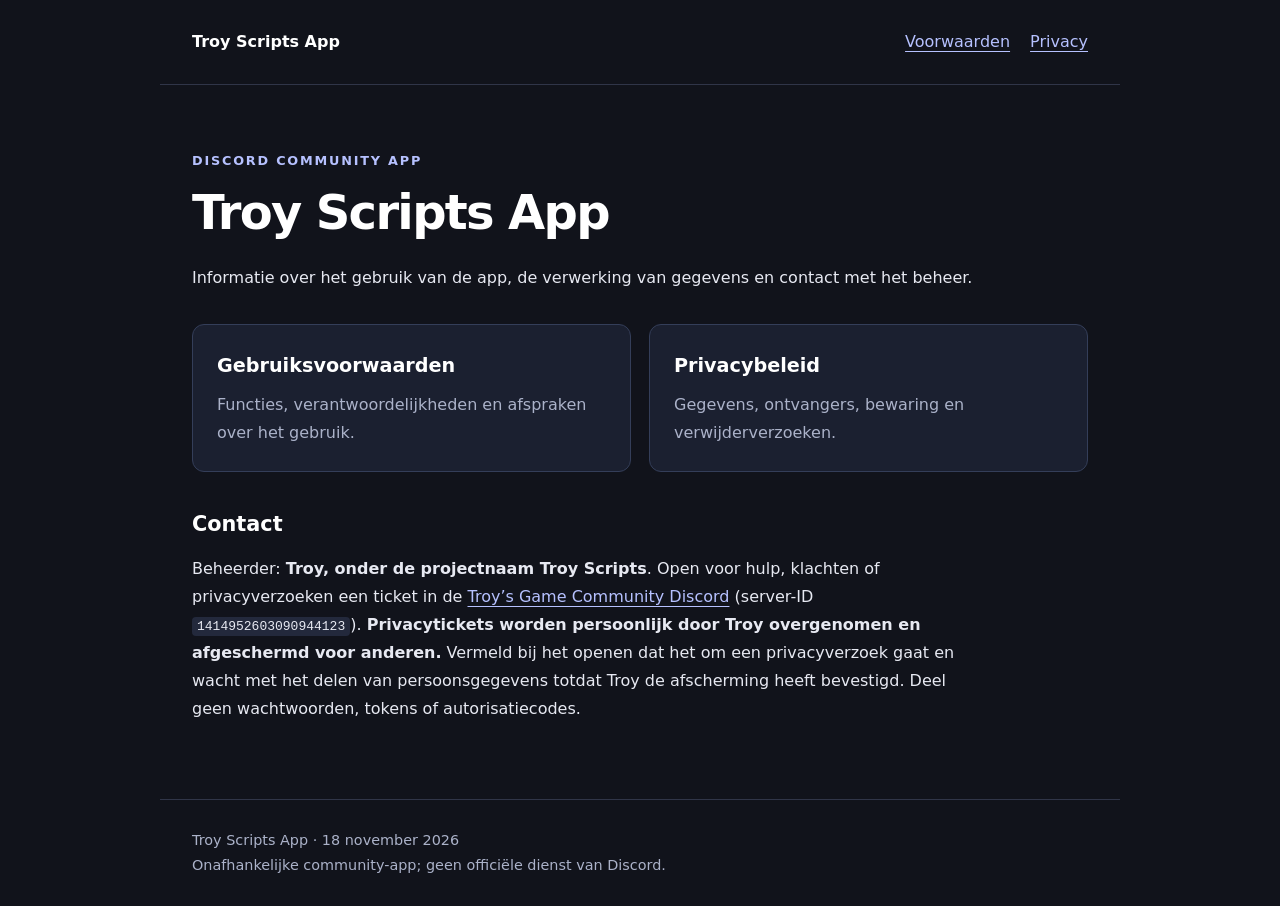
<file: troy-scripts-app/index.html>
<!doctype html>
<html lang="nl"><head><meta charset="utf-8"><meta name="viewport" content="width=device-width,initial-scale=1"><meta name="referrer" content="no-referrer"><meta http-equiv="Content-Security-Policy" content="default-src 'none'; style-src 'self'; base-uri 'none'; form-action 'none'"><title>Gebruikersinformatie | Troy Scripts App</title><meta name="description" content="Gebruikersinformatie van Troy Scripts App: informatie over de Discord-app en contact met het beheer."><link rel="stylesheet" href="style.css"></head><body><header><a href="./">Troy Scripts App</a><nav aria-label="Hoofdnavigatie"><a href="terms.html">Voorwaarden</a><a href="privacy.html">Privacy</a></nav></header><main><p class="eyebrow">Discord community app</p><h1>Troy Scripts App</h1><p>Informatie over het gebruik van de app, de verwerking van gegevens en contact met het beheer.</p><div class="cards"><a class="card" href="terms.html"><strong>Gebruiksvoorwaarden</strong><span>Functies, verantwoordelijkheden en afspraken over het gebruik.</span></a><a class="card" href="privacy.html"><strong>Privacybeleid</strong><span>Gegevens, ontvangers, bewaring en verwijderverzoeken.</span></a></div><h2>Contact</h2><p>Beheerder: <strong>Troy, onder de projectnaam Troy Scripts</strong>. Open voor hulp, klachten of privacyverzoeken een ticket in de <a href="https://discord.gg/nTzVy5uMWX">Troy’s Game Community Discord</a> (server-ID <code>1414952603090944123</code>). <strong>Privacytickets worden persoonlijk door Troy overgenomen en afgeschermd voor anderen.</strong> Vermeld bij het openen dat het om een privacyverzoek gaat en wacht met het delen van persoonsgegevens totdat Troy de afscherming heeft bevestigd. Deel geen wachtwoorden, tokens of autorisatiecodes.</p></main><footer>Troy Scripts App · 18 november 2026<br>Onafhankelijke community-app; geen officiële dienst van Discord.</footer></body></html>
</file>
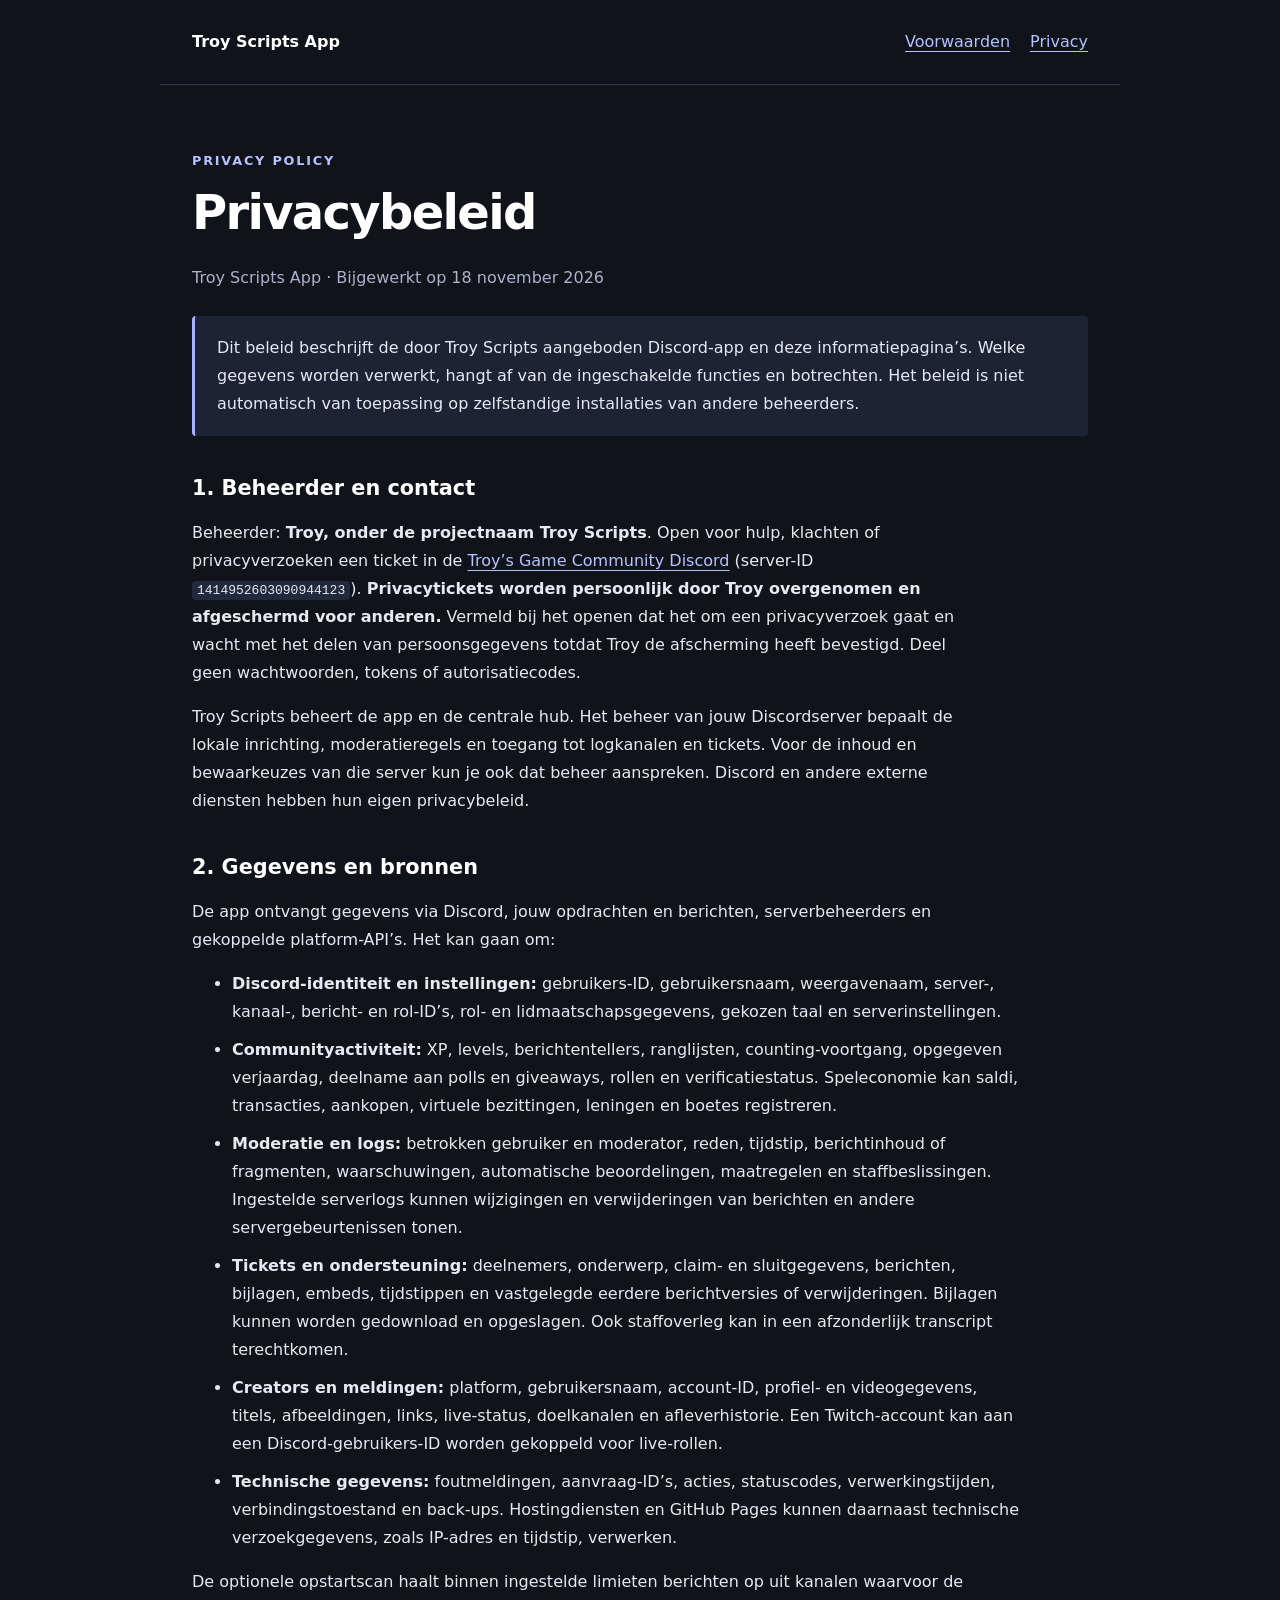
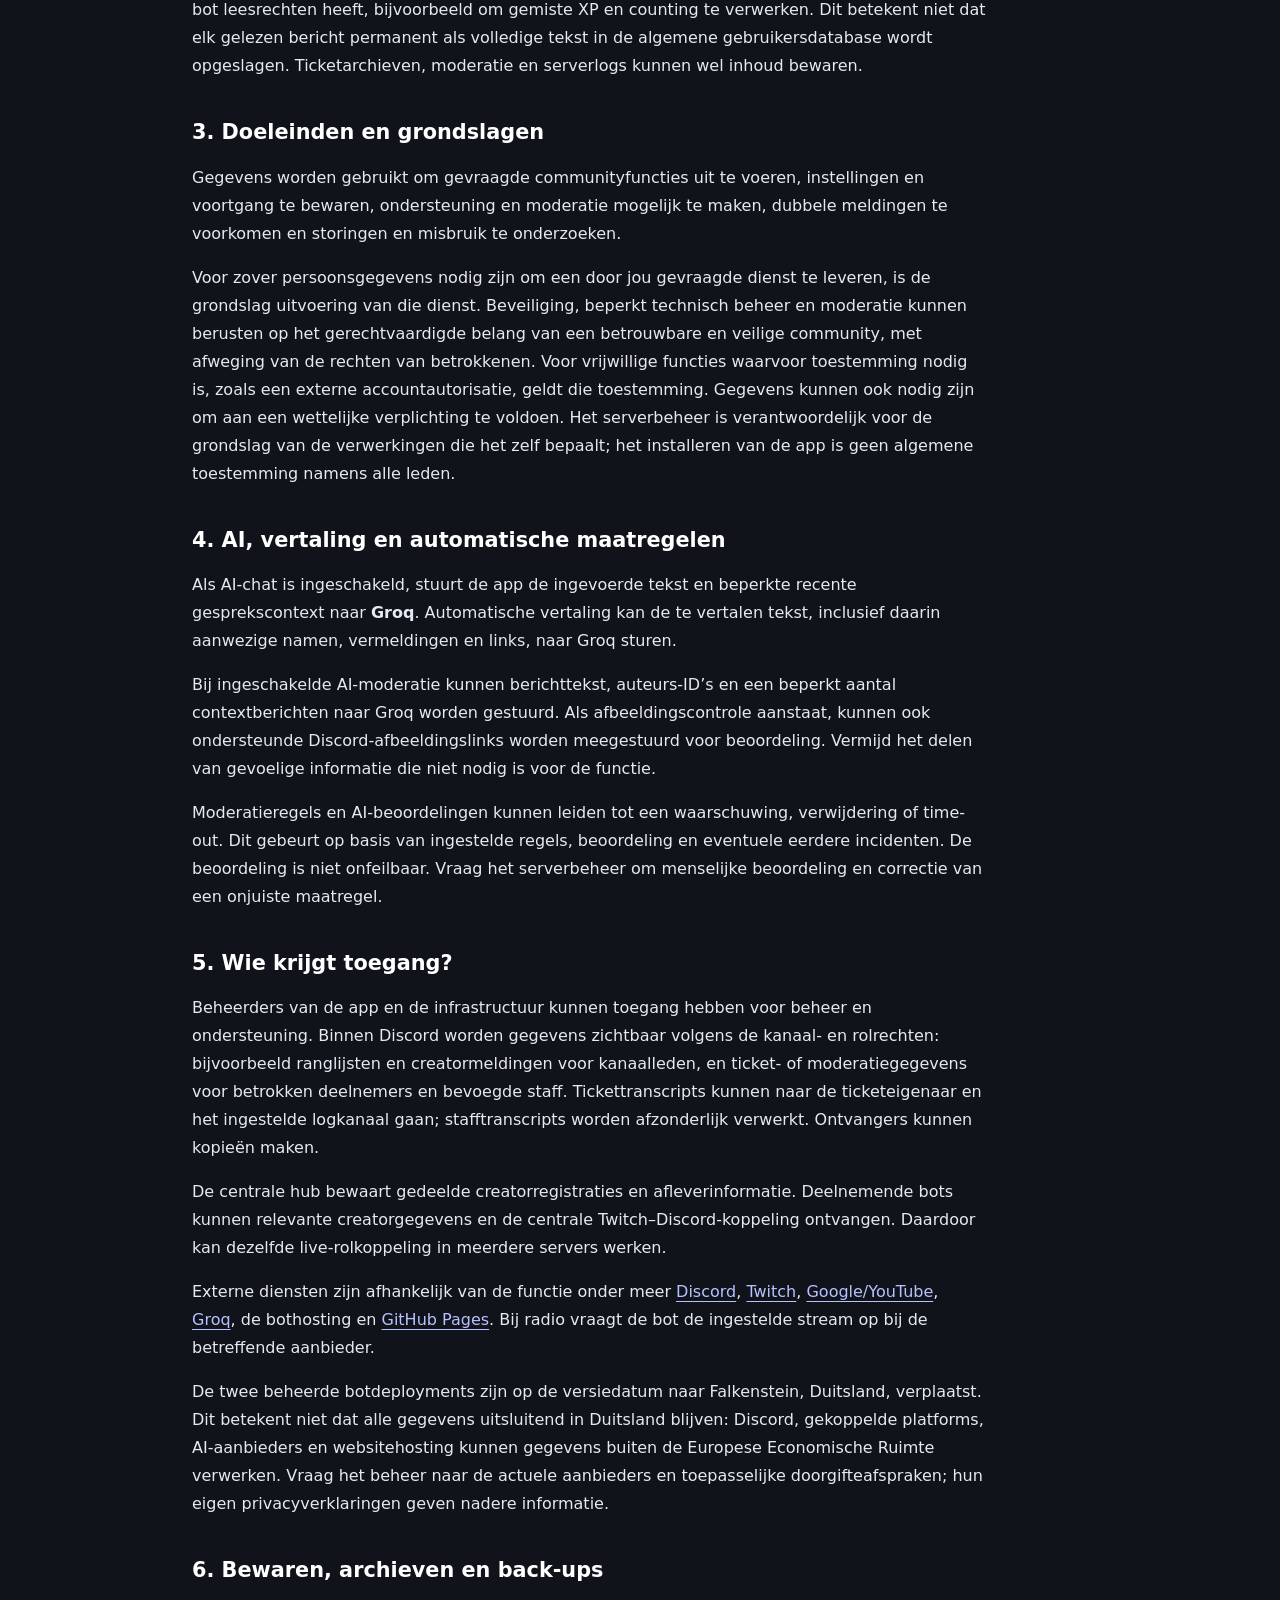
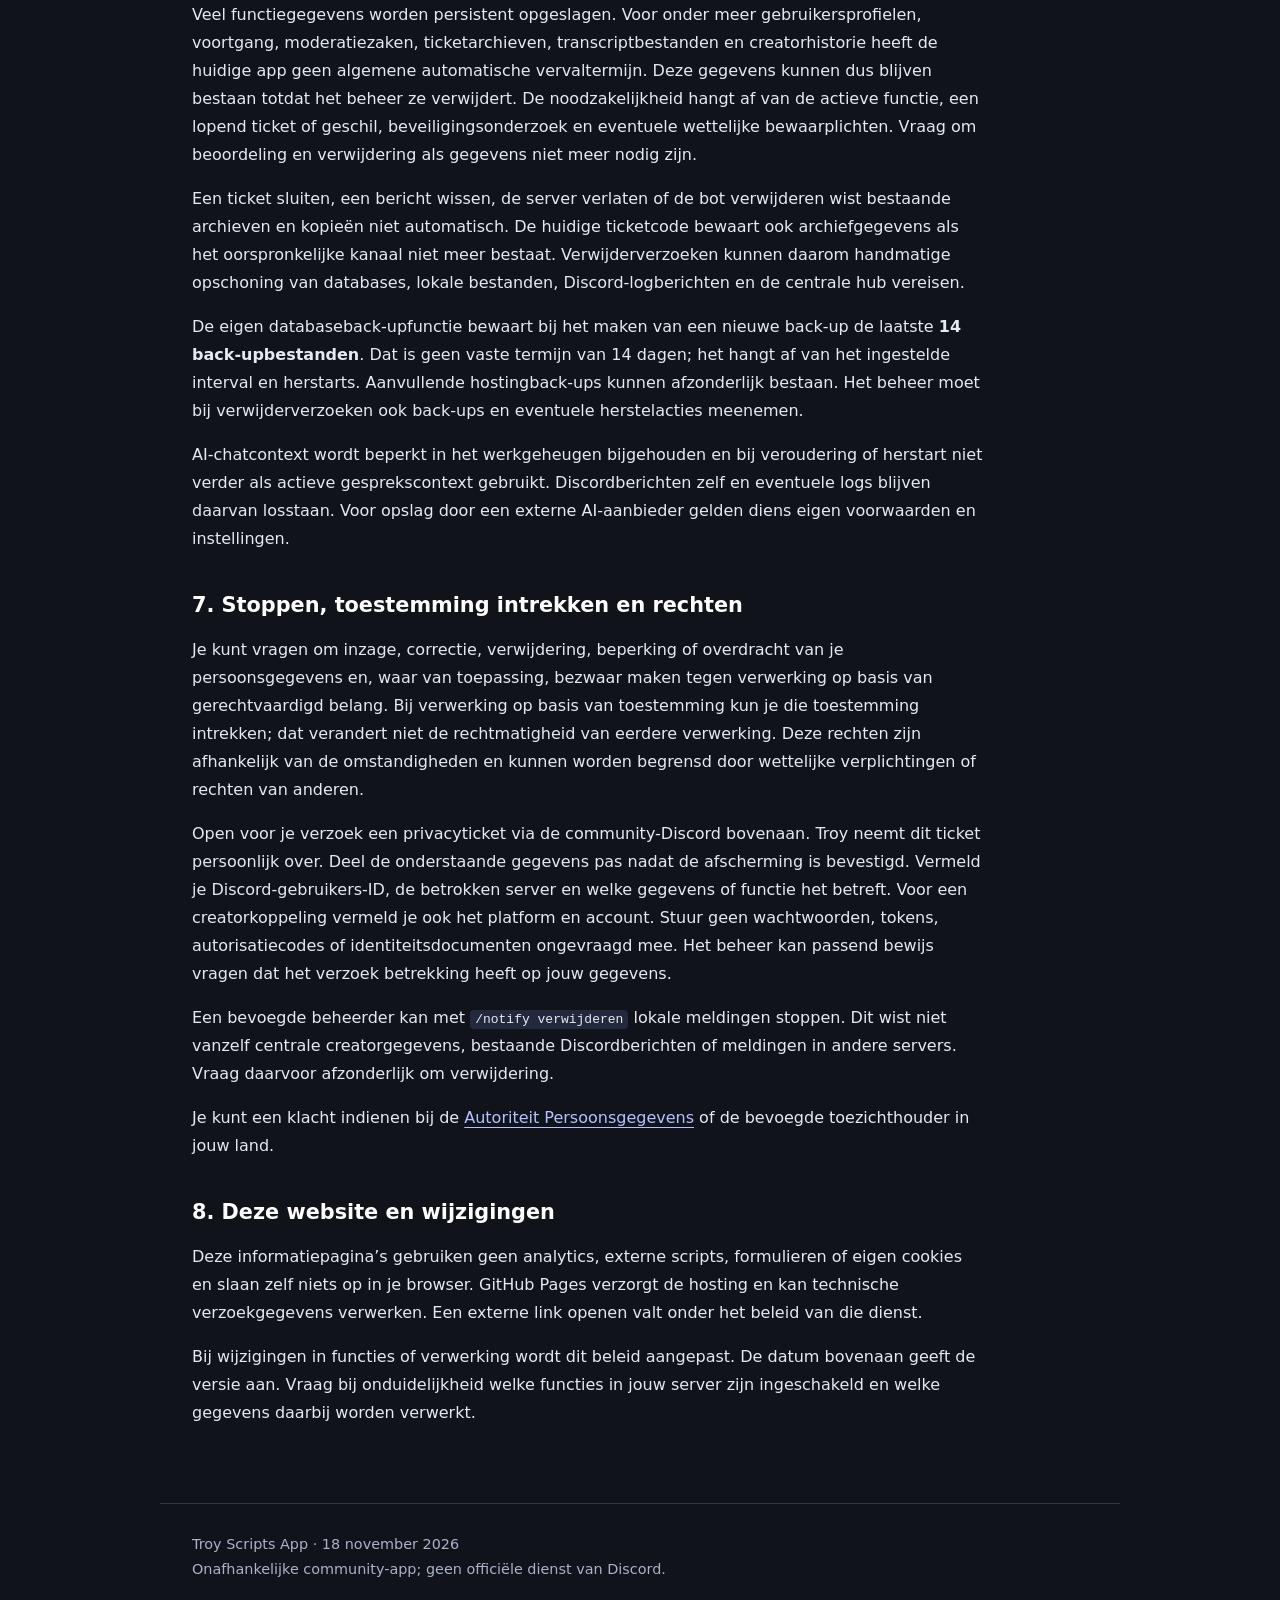
<file: troy-scripts-app/privacy.html>
<!doctype html>
<html lang="nl"><head><meta charset="utf-8"><meta name="viewport" content="width=device-width,initial-scale=1"><meta name="referrer" content="no-referrer"><meta http-equiv="Content-Security-Policy" content="default-src 'none'; style-src 'self'; base-uri 'none'; form-action 'none'"><title>Privacybeleid | Troy Scripts App</title><meta name="description" content="Privacybeleid van Troy Scripts App: informatie over de Discord-app en contact met het beheer."><link rel="stylesheet" href="style.css"></head><body><header><a href="./">Troy Scripts App</a><nav aria-label="Hoofdnavigatie"><a href="terms.html">Voorwaarden</a><a href="privacy.html">Privacy</a></nav></header><main><p class="eyebrow">Privacy Policy</p><h1>Privacybeleid</h1><p class="muted">Troy Scripts App · Bijgewerkt op 18 november 2026</p>
<div class="notice">Dit beleid beschrijft de door Troy Scripts aangeboden Discord-app en deze informatiepagina’s. Welke gegevens worden verwerkt, hangt af van de ingeschakelde functies en botrechten. Het beleid is niet automatisch van toepassing op zelfstandige installaties van andere beheerders.</div>
<h2>1. Beheerder en contact</h2><p>Beheerder: <strong>Troy, onder de projectnaam Troy Scripts</strong>. Open voor hulp, klachten of privacyverzoeken een ticket in de <a href="https://discord.gg/nTzVy5uMWX">Troy’s Game Community Discord</a> (server-ID <code>1414952603090944123</code>). <strong>Privacytickets worden persoonlijk door Troy overgenomen en afgeschermd voor anderen.</strong> Vermeld bij het openen dat het om een privacyverzoek gaat en wacht met het delen van persoonsgegevens totdat Troy de afscherming heeft bevestigd. Deel geen wachtwoorden, tokens of autorisatiecodes.</p>
<p>Troy Scripts beheert de app en de centrale hub. Het beheer van jouw Discordserver bepaalt de lokale inrichting, moderatieregels en toegang tot logkanalen en tickets. Voor de inhoud en bewaarkeuzes van die server kun je ook dat beheer aanspreken. Discord en andere externe diensten hebben hun eigen privacybeleid.</p>
<h2>2. Gegevens en bronnen</h2>
<p>De app ontvangt gegevens via Discord, jouw opdrachten en berichten, serverbeheerders en gekoppelde platform-API’s. Het kan gaan om:</p>
<ul>
<li><strong>Discord-identiteit en instellingen:</strong> gebruikers-ID, gebruikersnaam, weergavenaam, server-, kanaal-, bericht- en rol-ID’s, rol- en lidmaatschapsgegevens, gekozen taal en serverinstellingen.</li>
<li><strong>Communityactiviteit:</strong> XP, levels, berichtentellers, ranglijsten, counting-voortgang, opgegeven verjaardag, deelname aan polls en giveaways, rollen en verificatiestatus. Speleconomie kan saldi, transacties, aankopen, virtuele bezittingen, leningen en boetes registreren.</li>
<li><strong>Moderatie en logs:</strong> betrokken gebruiker en moderator, reden, tijdstip, berichtinhoud of fragmenten, waarschuwingen, automatische beoordelingen, maatregelen en staffbeslissingen. Ingestelde serverlogs kunnen wijzigingen en verwijderingen van berichten en andere servergebeurtenissen tonen.</li>
<li><strong>Tickets en ondersteuning:</strong> deelnemers, onderwerp, claim- en sluitgegevens, berichten, bijlagen, embeds, tijdstippen en vastgelegde eerdere berichtversies of verwijderingen. Bijlagen kunnen worden gedownload en opgeslagen. Ook staffoverleg kan in een afzonderlijk transcript terechtkomen.</li>
<li><strong>Creators en meldingen:</strong> platform, gebruikersnaam, account-ID, profiel- en videogegevens, titels, afbeeldingen, links, live-status, doelkanalen en afleverhistorie. Een Twitch-account kan aan een Discord-gebruikers-ID worden gekoppeld voor live-rollen.</li>
<li><strong>Technische gegevens:</strong> foutmeldingen, aanvraag-ID’s, acties, statuscodes, verwerkingstijden, verbindingstoestand en back-ups. Hostingdiensten en GitHub Pages kunnen daarnaast technische verzoekgegevens, zoals IP-adres en tijdstip, verwerken.</li>
</ul>
<p>De optionele opstartscan haalt binnen ingestelde limieten berichten op uit kanalen waarvoor de bot leesrechten heeft, bijvoorbeeld om gemiste XP en counting te verwerken. Dit betekent niet dat elk gelezen bericht permanent als volledige tekst in de algemene gebruikersdatabase wordt opgeslagen. Ticketarchieven, moderatie en serverlogs kunnen wel inhoud bewaren.</p>
<h2>3. Doeleinden en grondslagen</h2>
<p>Gegevens worden gebruikt om gevraagde communityfuncties uit te voeren, instellingen en voortgang te bewaren, ondersteuning en moderatie mogelijk te maken, dubbele meldingen te voorkomen en storingen en misbruik te onderzoeken.</p>
<p>Voor zover persoonsgegevens nodig zijn om een door jou gevraagde dienst te leveren, is de grondslag uitvoering van die dienst. Beveiliging, beperkt technisch beheer en moderatie kunnen berusten op het gerechtvaardigde belang van een betrouwbare en veilige community, met afweging van de rechten van betrokkenen. Voor vrijwillige functies waarvoor toestemming nodig is, zoals een externe accountautorisatie, geldt die toestemming. Gegevens kunnen ook nodig zijn om aan een wettelijke verplichting te voldoen. Het serverbeheer is verantwoordelijk voor de grondslag van de verwerkingen die het zelf bepaalt; het installeren van de app is geen algemene toestemming namens alle leden.</p>
<h2>4. AI, vertaling en automatische maatregelen</h2>
<p>Als AI-chat is ingeschakeld, stuurt de app de ingevoerde tekst en beperkte recente gesprekscontext naar <strong>Groq</strong>. Automatische vertaling kan de te vertalen tekst, inclusief daarin aanwezige namen, vermeldingen en links, naar Groq sturen.</p>
<p>Bij ingeschakelde AI-moderatie kunnen berichttekst, auteurs-ID’s en een beperkt aantal contextberichten naar Groq worden gestuurd. Als afbeeldingscontrole aanstaat, kunnen ook ondersteunde Discord-afbeeldingslinks worden meegestuurd voor beoordeling. Vermijd het delen van gevoelige informatie die niet nodig is voor de functie.</p>
<p>Moderatieregels en AI-beoordelingen kunnen leiden tot een waarschuwing, verwijdering of time-out. Dit gebeurt op basis van ingestelde regels, beoordeling en eventuele eerdere incidenten. De beoordeling is niet onfeilbaar. Vraag het serverbeheer om menselijke beoordeling en correctie van een onjuiste maatregel.</p>
<h2>5. Wie krijgt toegang?</h2>
<p>Beheerders van de app en de infrastructuur kunnen toegang hebben voor beheer en ondersteuning. Binnen Discord worden gegevens zichtbaar volgens de kanaal- en rolrechten: bijvoorbeeld ranglijsten en creatormeldingen voor kanaalleden, en ticket- of moderatiegegevens voor betrokken deelnemers en bevoegde staff. Tickettranscripts kunnen naar de ticketeigenaar en het ingestelde logkanaal gaan; stafftranscripts worden afzonderlijk verwerkt. Ontvangers kunnen kopieën maken.</p>
<p>De centrale hub bewaart gedeelde creatorregistraties en afleverinformatie. Deelnemende bots kunnen relevante creatorgegevens en de centrale Twitch–Discord-koppeling ontvangen. Daardoor kan dezelfde live-rolkoppeling in meerdere servers werken.</p>
<p>Externe diensten zijn afhankelijk van de functie onder meer <a href="https://discord.com/privacy">Discord</a>, <a href="https://www.twitch.tv/p/en/legal/privacy-notice/">Twitch</a>, <a href="https://policies.google.com/privacy">Google/YouTube</a>, <a href="https://groq.com/privacy-policy/">Groq</a>, de bothosting en <a href="https://docs.github.com/en/site-policy/privacy-policies/github-general-privacy-statement">GitHub Pages</a>. Bij radio vraagt de bot de ingestelde stream op bij de betreffende aanbieder.</p>
<p>De twee beheerde botdeployments zijn op de versiedatum naar Falkenstein, Duitsland, verplaatst. Dit betekent niet dat alle gegevens uitsluitend in Duitsland blijven: Discord, gekoppelde platforms, AI-aanbieders en websitehosting kunnen gegevens buiten de Europese Economische Ruimte verwerken. Vraag het beheer naar de actuele aanbieders en toepasselijke doorgifteafspraken; hun eigen privacyverklaringen geven nadere informatie.</p>
<h2>6. Bewaren, archieven en back-ups</h2>
<p>Veel functiegegevens worden persistent opgeslagen. Voor onder meer gebruikersprofielen, voortgang, moderatiezaken, ticketarchieven, transcriptbestanden en creatorhistorie heeft de huidige app geen algemene automatische vervaltermijn. Deze gegevens kunnen dus blijven bestaan totdat het beheer ze verwijdert. De noodzakelijkheid hangt af van de actieve functie, een lopend ticket of geschil, beveiligingsonderzoek en eventuele wettelijke bewaarplichten. Vraag om beoordeling en verwijdering als gegevens niet meer nodig zijn.</p>
<p>Een ticket sluiten, een bericht wissen, de server verlaten of de bot verwijderen wist bestaande archieven en kopieën niet automatisch. De huidige ticketcode bewaart ook archiefgegevens als het oorspronkelijke kanaal niet meer bestaat. Verwijderverzoeken kunnen daarom handmatige opschoning van databases, lokale bestanden, Discord-logberichten en de centrale hub vereisen.</p>
<p>De eigen databaseback-upfunctie bewaart bij het maken van een nieuwe back-up de laatste <strong>14 back-upbestanden</strong>. Dat is geen vaste termijn van 14 dagen; het hangt af van het ingestelde interval en herstarts. Aanvullende hostingback-ups kunnen afzonderlijk bestaan. Het beheer moet bij verwijderverzoeken ook back-ups en eventuele herstelacties meenemen.</p>
<p>AI-chatcontext wordt beperkt in het werkgeheugen bijgehouden en bij veroudering of herstart niet verder als actieve gesprekscontext gebruikt. Discordberichten zelf en eventuele logs blijven daarvan losstaan. Voor opslag door een externe AI-aanbieder gelden diens eigen voorwaarden en instellingen.</p>
<h2>7. Stoppen, toestemming intrekken en rechten</h2>
<p>Je kunt vragen om inzage, correctie, verwijdering, beperking of overdracht van je persoonsgegevens en, waar van toepassing, bezwaar maken tegen verwerking op basis van gerechtvaardigd belang. Bij verwerking op basis van toestemming kun je die toestemming intrekken; dat verandert niet de rechtmatigheid van eerdere verwerking. Deze rechten zijn afhankelijk van de omstandigheden en kunnen worden begrensd door wettelijke verplichtingen of rechten van anderen.</p>
<p>Open voor je verzoek een privacyticket via de community-Discord bovenaan. Troy neemt dit ticket persoonlijk over. Deel de onderstaande gegevens pas nadat de afscherming is bevestigd. Vermeld je Discord-gebruikers-ID, de betrokken server en welke gegevens of functie het betreft. Voor een creatorkoppeling vermeld je ook het platform en account. Stuur geen wachtwoorden, tokens, autorisatiecodes of identiteitsdocumenten ongevraagd mee. Het beheer kan passend bewijs vragen dat het verzoek betrekking heeft op jouw gegevens.</p>
<p>Een bevoegde beheerder kan met <code>/notify verwijderen</code> lokale meldingen stoppen. Dit wist niet vanzelf centrale creatorgegevens, bestaande Discordberichten of meldingen in andere servers. Vraag daarvoor afzonderlijk om verwijdering.</p>
<p>Je kunt een klacht indienen bij de <a href="https://autoriteitpersoonsgegevens.nl/">Autoriteit Persoonsgegevens</a> of de bevoegde toezichthouder in jouw land.</p>
<h2>8. Deze website en wijzigingen</h2>
<p>Deze informatiepagina’s gebruiken geen analytics, externe scripts, formulieren of eigen cookies en slaan zelf niets op in je browser. GitHub Pages verzorgt de hosting en kan technische verzoekgegevens verwerken. Een externe link openen valt onder het beleid van die dienst.</p>
<p>Bij wijzigingen in functies of verwerking wordt dit beleid aangepast. De datum bovenaan geeft de versie aan. Vraag bij onduidelijkheid welke functies in jouw server zijn ingeschakeld en welke gegevens daarbij worden verwerkt.</p></main><footer>Troy Scripts App · 18 november 2026<br>Onafhankelijke community-app; geen officiële dienst van Discord.</footer></body></html>
</file>
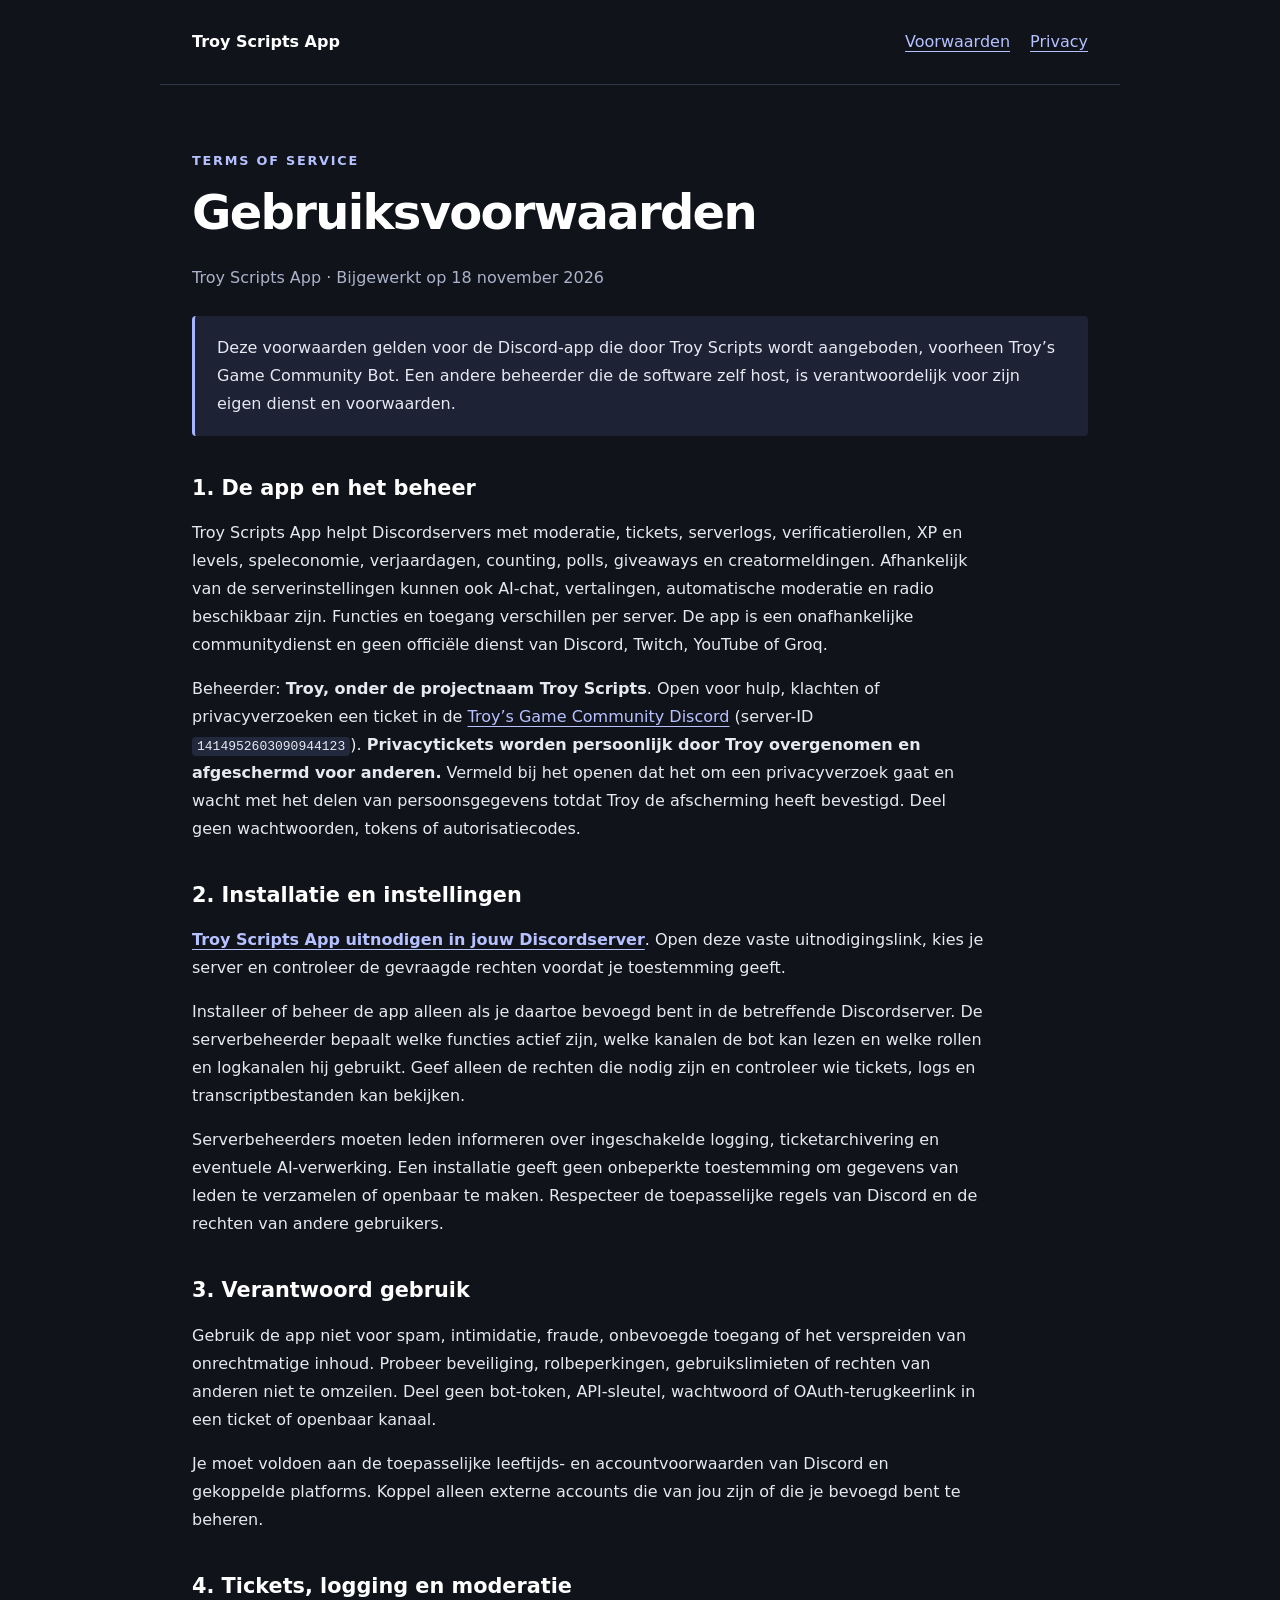
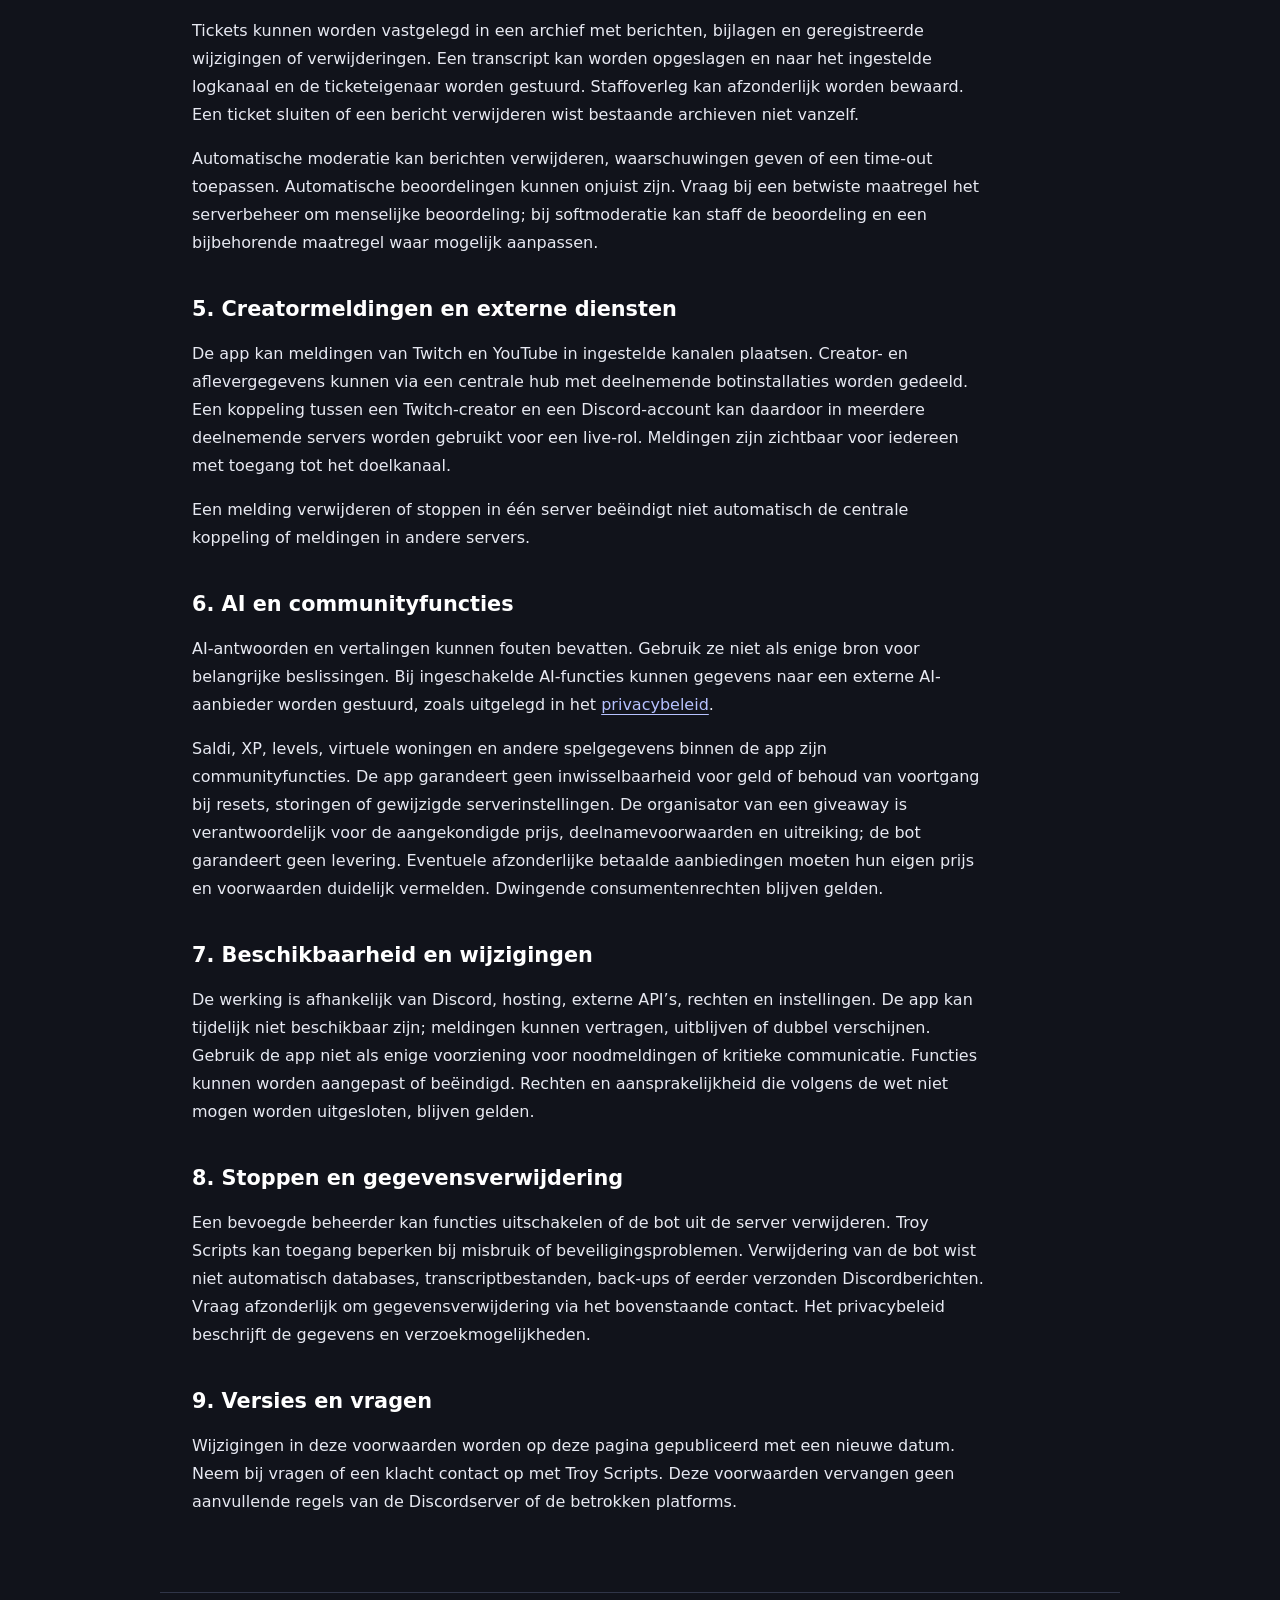
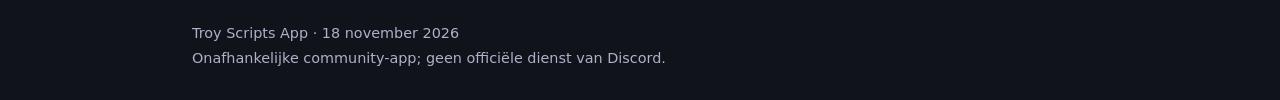
<file: troy-scripts-app/terms.html>
<!doctype html>
<html lang="nl"><head><meta charset="utf-8"><meta name="viewport" content="width=device-width,initial-scale=1"><meta name="referrer" content="no-referrer"><meta http-equiv="Content-Security-Policy" content="default-src 'none'; style-src 'self'; base-uri 'none'; form-action 'none'"><title>Gebruiksvoorwaarden | Troy Scripts App</title><meta name="description" content="Gebruiksvoorwaarden van Troy Scripts App: informatie over de Discord-app en contact met het beheer."><link rel="stylesheet" href="style.css"></head><body><header><a href="./">Troy Scripts App</a><nav aria-label="Hoofdnavigatie"><a href="terms.html">Voorwaarden</a><a href="privacy.html">Privacy</a></nav></header><main><p class="eyebrow">Terms of Service</p><h1>Gebruiksvoorwaarden</h1><p class="muted">Troy Scripts App · Bijgewerkt op 18 november 2026</p>
<div class="notice">Deze voorwaarden gelden voor de Discord-app die door Troy Scripts wordt aangeboden, voorheen Troy’s Game Community Bot. Een andere beheerder die de software zelf host, is verantwoordelijk voor zijn eigen dienst en voorwaarden.</div>
<h2>1. De app en het beheer</h2>
<p>Troy Scripts App helpt Discordservers met moderatie, tickets, serverlogs, verificatierollen, XP en levels, speleconomie, verjaardagen, counting, polls, giveaways en creatormeldingen. Afhankelijk van de serverinstellingen kunnen ook AI-chat, vertalingen, automatische moderatie en radio beschikbaar zijn. Functies en toegang verschillen per server. De app is een onafhankelijke communitydienst en geen officiële dienst van Discord, Twitch, YouTube of Groq.</p>
<p>Beheerder: <strong>Troy, onder de projectnaam Troy Scripts</strong>. Open voor hulp, klachten of privacyverzoeken een ticket in de <a href="https://discord.gg/nTzVy5uMWX">Troy’s Game Community Discord</a> (server-ID <code>1414952603090944123</code>). <strong>Privacytickets worden persoonlijk door Troy overgenomen en afgeschermd voor anderen.</strong> Vermeld bij het openen dat het om een privacyverzoek gaat en wacht met het delen van persoonsgegevens totdat Troy de afscherming heeft bevestigd. Deel geen wachtwoorden, tokens of autorisatiecodes.</p>
<h2>2. Installatie en instellingen</h2>
<p><a href="https://discord.com/oauth2/authorize?client_id=1486317240319082597"><strong>Troy Scripts App uitnodigen in jouw Discordserver</strong></a>. Open deze vaste uitnodigingslink, kies je server en controleer de gevraagde rechten voordat je toestemming geeft.</p>
<p>Installeer of beheer de app alleen als je daartoe bevoegd bent in de betreffende Discordserver. De serverbeheerder bepaalt welke functies actief zijn, welke kanalen de bot kan lezen en welke rollen en logkanalen hij gebruikt. Geef alleen de rechten die nodig zijn en controleer wie tickets, logs en transcriptbestanden kan bekijken.</p>
<p>Serverbeheerders moeten leden informeren over ingeschakelde logging, ticketarchivering en eventuele AI-verwerking. Een installatie geeft geen onbeperkte toestemming om gegevens van leden te verzamelen of openbaar te maken. Respecteer de toepasselijke regels van Discord en de rechten van andere gebruikers.</p>
<h2>3. Verantwoord gebruik</h2>
<p>Gebruik de app niet voor spam, intimidatie, fraude, onbevoegde toegang of het verspreiden van onrechtmatige inhoud. Probeer beveiliging, rolbeperkingen, gebruikslimieten of rechten van anderen niet te omzeilen. Deel geen bot-token, API-sleutel, wachtwoord of OAuth-terugkeerlink in een ticket of openbaar kanaal.</p>
<p>Je moet voldoen aan de toepasselijke leeftijds- en accountvoorwaarden van Discord en gekoppelde platforms. Koppel alleen externe accounts die van jou zijn of die je bevoegd bent te beheren.</p>
<h2>4. Tickets, logging en moderatie</h2>
<p>Tickets kunnen worden vastgelegd in een archief met berichten, bijlagen en geregistreerde wijzigingen of verwijderingen. Een transcript kan worden opgeslagen en naar het ingestelde logkanaal en de ticketeigenaar worden gestuurd. Staffoverleg kan afzonderlijk worden bewaard. Een ticket sluiten of een bericht verwijderen wist bestaande archieven niet vanzelf.</p>
<p>Automatische moderatie kan berichten verwijderen, waarschuwingen geven of een time-out toepassen. Automatische beoordelingen kunnen onjuist zijn. Vraag bij een betwiste maatregel het serverbeheer om menselijke beoordeling; bij softmoderatie kan staff de beoordeling en een bijbehorende maatregel waar mogelijk aanpassen.</p>
<h2>5. Creatormeldingen en externe diensten</h2>
<p>De app kan meldingen van Twitch en YouTube in ingestelde kanalen plaatsen. Creator- en aflevergegevens kunnen via een centrale hub met deelnemende botinstallaties worden gedeeld. Een koppeling tussen een Twitch-creator en een Discord-account kan daardoor in meerdere deelnemende servers worden gebruikt voor een live-rol. Meldingen zijn zichtbaar voor iedereen met toegang tot het doelkanaal.</p>
<p>Een melding verwijderen of stoppen in één server beëindigt niet automatisch de centrale koppeling of meldingen in andere servers.</p>
<h2>6. AI en communityfuncties</h2>
<p>AI-antwoorden en vertalingen kunnen fouten bevatten. Gebruik ze niet als enige bron voor belangrijke beslissingen. Bij ingeschakelde AI-functies kunnen gegevens naar een externe AI-aanbieder worden gestuurd, zoals uitgelegd in het <a href="privacy.html">privacybeleid</a>.</p>
<p>Saldi, XP, levels, virtuele woningen en andere spelgegevens binnen de app zijn communityfuncties. De app garandeert geen inwisselbaarheid voor geld of behoud van voortgang bij resets, storingen of gewijzigde serverinstellingen. De organisator van een giveaway is verantwoordelijk voor de aangekondigde prijs, deelnamevoorwaarden en uitreiking; de bot garandeert geen levering. Eventuele afzonderlijke betaalde aanbiedingen moeten hun eigen prijs en voorwaarden duidelijk vermelden. Dwingende consumentenrechten blijven gelden.</p>
<h2>7. Beschikbaarheid en wijzigingen</h2>
<p>De werking is afhankelijk van Discord, hosting, externe API’s, rechten en instellingen. De app kan tijdelijk niet beschikbaar zijn; meldingen kunnen vertragen, uitblijven of dubbel verschijnen. Gebruik de app niet als enige voorziening voor noodmeldingen of kritieke communicatie. Functies kunnen worden aangepast of beëindigd. Rechten en aansprakelijkheid die volgens de wet niet mogen worden uitgesloten, blijven gelden.</p>
<h2>8. Stoppen en gegevensverwijdering</h2>
<p>Een bevoegde beheerder kan functies uitschakelen of de bot uit de server verwijderen. Troy Scripts kan toegang beperken bij misbruik of beveiligingsproblemen. Verwijdering van de bot wist niet automatisch databases, transcriptbestanden, back-ups of eerder verzonden Discordberichten. Vraag afzonderlijk om gegevensverwijdering via het bovenstaande contact. Het privacybeleid beschrijft de gegevens en verzoekmogelijkheden.</p>
<h2>9. Versies en vragen</h2>
<p>Wijzigingen in deze voorwaarden worden op deze pagina gepubliceerd met een nieuwe datum. Neem bij vragen of een klacht contact op met Troy Scripts. Deze voorwaarden vervangen geen aanvullende regels van de Discordserver of de betrokken platforms.</p></main><footer>Troy Scripts App · 18 november 2026<br>Onafhankelijke community-app; geen officiële dienst van Discord.</footer></body></html>
</file>
<file: troy-scripts-app/style.css>
:root{color-scheme:dark;font-family:system-ui,-apple-system,BlinkMacSystemFont,"Segoe UI",sans-serif;background:#11131b;color:#e7e9f2;line-height:1.75}*{box-sizing:border-box}body{margin:0}header,main,footer{max-width:960px;margin:auto;padding:28px 32px}header{display:flex;justify-content:space-between;align-items:center;gap:20px;border-bottom:1px solid #303548}header>a{font-weight:750;color:#fff;text-decoration:none}nav{display:flex;gap:20px;flex-wrap:wrap}a{color:#b6c1ff;text-underline-offset:4px}a:hover{color:white}a:focus-visible{outline:2px solid #b6c1ff;outline-offset:5px}main{padding-top:52px;padding-bottom:60px}h1{font-size:clamp(2rem,5vw,3rem);line-height:1.15;letter-spacing:-.035em;margin:12px 0 24px;color:white}h2{font-size:1.3rem;line-height:1.4;margin:38px 0 12px;color:white}p,li{max-width:78ch}li+li{margin-top:10px}.eyebrow{font-size:.8rem;font-weight:700;letter-spacing:.14em;text-transform:uppercase;color:#b6c1ff}.muted,footer{color:#abb2c9}.notice{padding:18px 22px;background:#1d2335;border-left:3px solid #a6b5ff;border-radius:4px;margin:24px 0}footer{border-top:1px solid #303548;font-size:.9rem}code{overflow-wrap:anywhere;background:#23293c;padding:2px 5px;border-radius:4px}.cards{display:grid;grid-template-columns:1fr 1fr;gap:18px;margin:32px 0}.card{display:block;padding:24px;background:#1b2030;border:1px solid #343e59;border-radius:12px;text-decoration:none}.card strong{display:block;color:white;font-size:1.2rem}.card span{display:block;color:#abb2c9;margin-top:8px}@media(max-width:640px){header{align-items:flex-start;flex-direction:column}header,main,footer{padding-left:20px;padding-right:20px}.cards{grid-template-columns:1fr}nav{gap:14px}}
</file>
